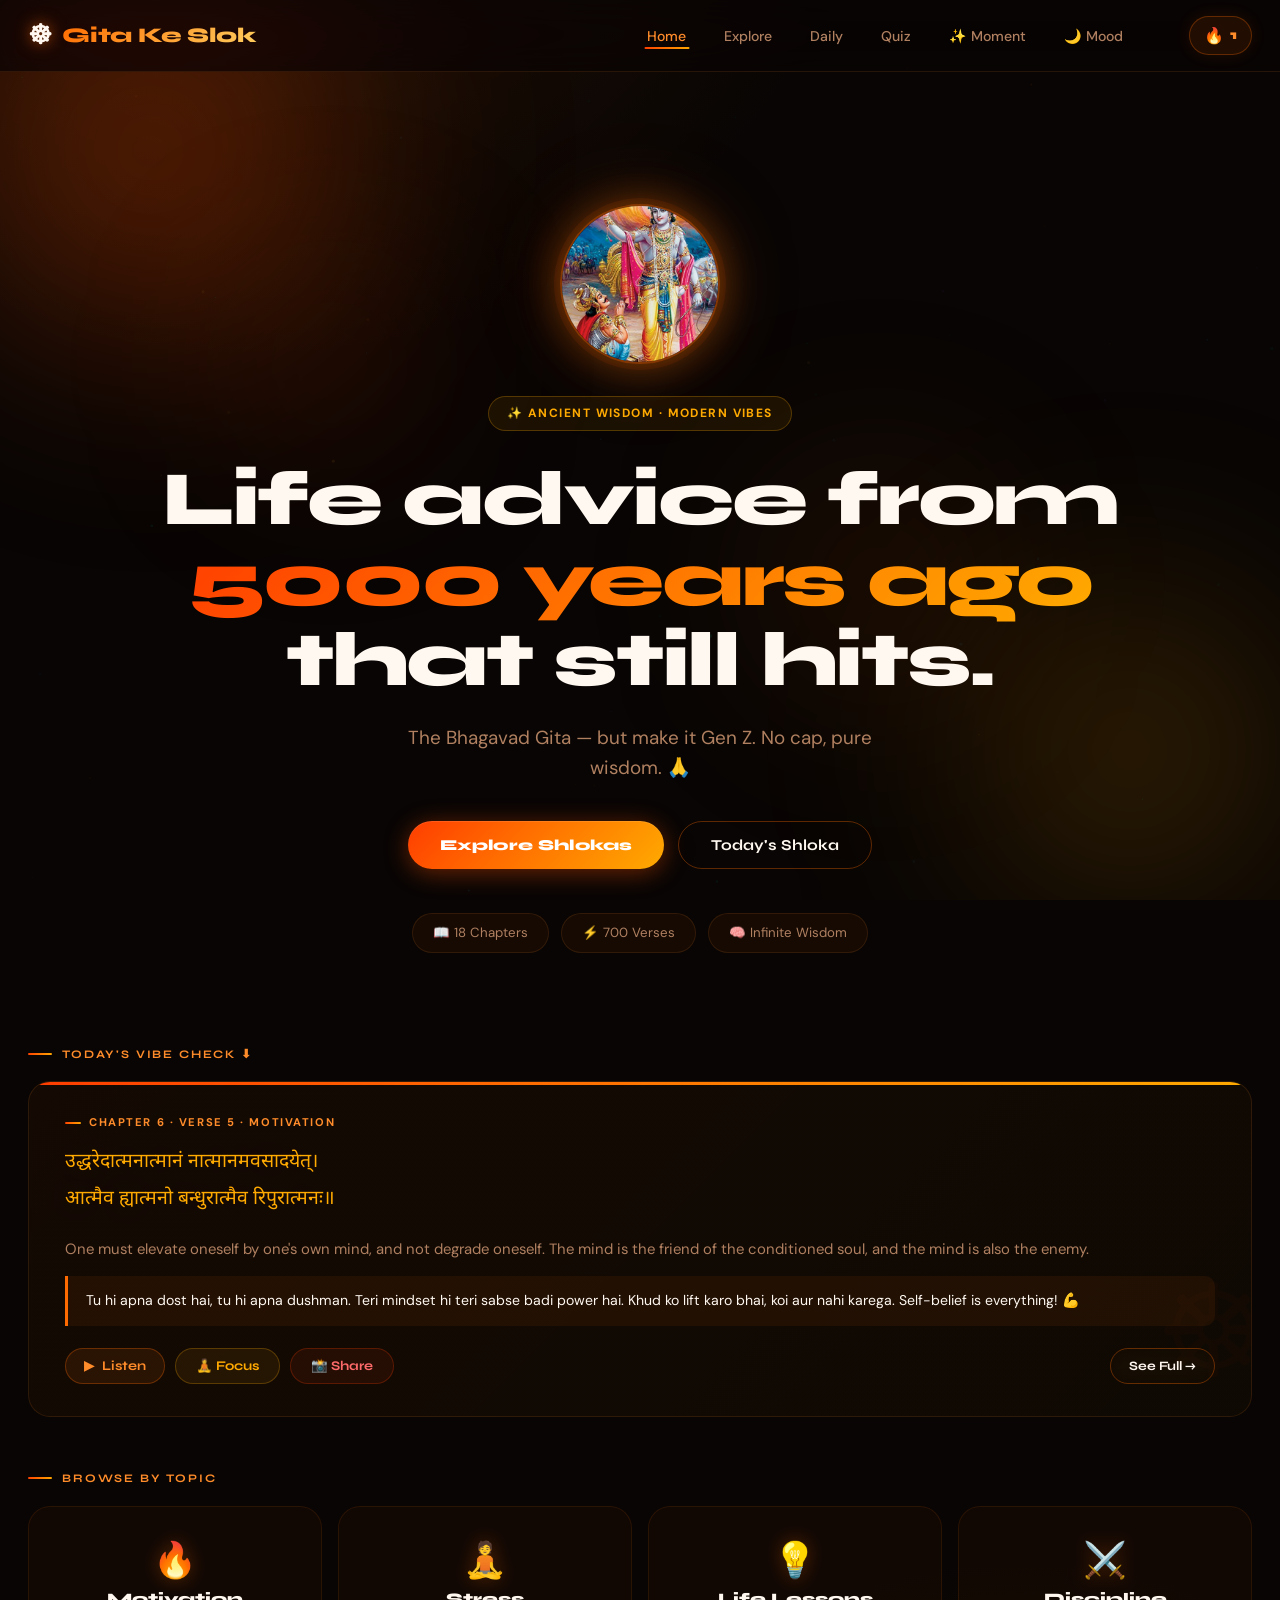
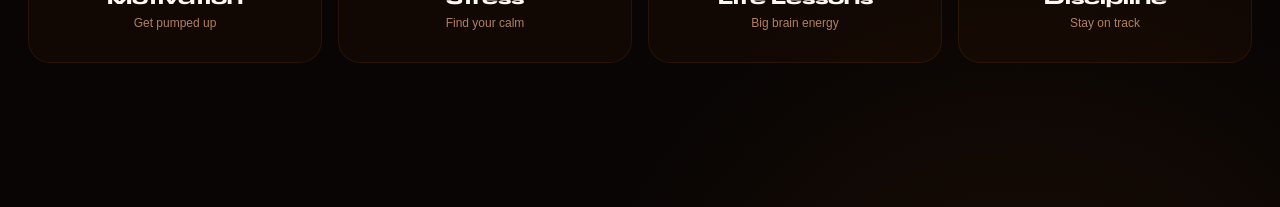
<file: index.html>
<!DOCTYPE html>
<html lang="en">
<head>
  <meta charset="UTF-8" />
  <meta name="viewport" content="width=device-width, initial-scale=1.0" />
  <title>Gita Ke Slok — Ancient Wisdom, Gen Z Energy</title>
  <link rel="preconnect" href="https://fonts.googleapis.com" />
  <link rel="preconnect" href="https://fonts.gstatic.com" crossorigin />
  <link href="https://fonts.googleapis.com/css2?family=Syne:wght@400;500;600;700;800&family=DM+Sans:ital,wght@0,300;0,400;0,500;1,300&family=Noto+Sans+Devanagari:wght@400;600&display=swap" rel="stylesheet" />
  <link rel="stylesheet" href="style.css" />
</head>
<body>

  <!-- ANIMATED BACKGROUND  -->
  <div class="bg-orbs" aria-hidden="true">
    <div class="orb orb-1"></div>
    <div class="orb orb-2"></div>
    <div class="orb orb-3"></div>
    <div class="orb orb-4"></div>
  </div>
  <canvas id="particles-canvas" aria-hidden="true"></canvas>

  <!--NAVBAR -->
  <nav class="navbar" id="navbar">
    <div class="nav-inner">
      <a href="#" class="nav-logo" onclick="showSection('home')">
        <span class="logo-icon">☸</span>
        <span class="logo-text">Gita Ke Slok</span>
      </a>

      <ul class="nav-links" id="nav-links">
        <li><a href="#" class="nav-link active" data-section="home" onclick="showSection('home')">Home</a></li>
        <li><a href="#" class="nav-link" data-section="explore" onclick="showSection('explore')">Explore</a></li>
        <li><a href="#" class="nav-link" data-section="daily" onclick="showSection('daily')">Daily</a></li>
        <li><a href="#" class="nav-link" data-section="quiz" onclick="showSection('quiz')">Quiz</a></li>
        <li><a href="#" class="nav-link" data-section="moment" onclick="showSection('moment')">✨ Moment</a></li>
        <li><a href="#" class="nav-link" data-section="mood" onclick="showSection('mood')">🌙 Mood</a></li>
      </ul>

      <div class="nav-actions">
        <!-- Streak Counter -->
        <div class="streak-badge" title="Your daily streak">
          <span class="streak-fire">🔥</span>
          <span class="streak-count" id="streak-count">0</span>
        </div>
        <button class="hamburger" id="hamburger" aria-label="Open menu">
          <span></span><span></span><span></span>
        </button>
      </div>
    </div>
  </nav>

  <!-- = MAIN WRAPPER = -->
  <main class="main-wrap">

    <!-- =SECTION: HOME = -->
    <section class="section active" id="section-home">

      <!-- Hero -->
        <div class="hero">
          <div class="hero-image fade-up">
          <img src="krishna.jpg" alt="Bhagwan Shree Krishna" />
        </div>
        <div class="hero-badge fade-up">✨ Ancient Wisdom · Modern Vibes</div>
        <h1 class="hero-title fade-up">
          Life advice from<br />
          <span class="gradient-text">5000 years ago</span><br />
          that still hits.
        </h1>
        <p class="hero-sub fade-up">The Bhagavad Gita — but make it Gen Z. No cap, pure wisdom. 🙏</p>
        <div class="hero-cta fade-up">
          <button class="btn-primary" onclick="showSection('explore')">Explore Shlokas</button>
          <button class="btn-ghost" onclick="showSection('daily')">Today's Shloka</button>
        </div>

        <!-- Stat Chips -->
        <div class="stat-row fade-up">
          <div class="stat-chip">📖 18 Chapters</div>
          <div class="stat-chip">⚡ 700 Verses</div>
          <div class="stat-chip">🧠 Infinite Wisdom</div>
        </div>
      </div>

      <!-- Daily Shloka Preview Card -->
      <div class="section-label fade-up">Today's Vibe Check ⬇</div>
      <div id="home-daily-card" class="daily-card glass-card fade-up"></div>

      <!-- Category Grid -->
      <div class="section-label fade-up">Browse by Topic</div>
      <div class="category-grid fade-up">
        <button class="cat-card cat-motivation" onclick="filterCategory('Motivation')">
          <span class="cat-icon">🔥</span>
          <span class="cat-name">Motivation</span>
          <span class="cat-desc">Get pumped up</span>
        </button>
        <button class="cat-card cat-stress" onclick="filterCategory('Stress')">
          <span class="cat-icon">🧘</span>
          <span class="cat-name">Stress</span>
          <span class="cat-desc">Find your calm</span>
        </button>
        <button class="cat-card cat-life" onclick="filterCategory('Life Lessons')">
          <span class="cat-icon">💡</span>
          <span class="cat-name">Life Lessons</span>
          <span class="cat-desc">Big brain energy</span>
        </button>
        <button class="cat-card cat-discipline" onclick="filterCategory('Discipline')">
          <span class="cat-icon">⚔️</span>
          <span class="cat-name">Discipline</span>
          <span class="cat-desc">Stay on track</span>
        </button>
      </div>

    </section>

    <!-- ==SECTION: EXPLORE == -->
    <section class="section" id="section-explore">

      <div class="section-header fade-up">
        <h2 class="section-title">Shloka Library <span class="emoji-badge">📚</span></h2>
        <p class="section-sub">All the wisdom, zero boring vibes.</p>
      </div>

      <!-- Search Bar -->
      <div class="search-wrap fade-up">
        <div class="search-box glass-card">
          <span class="search-icon">🔍</span>
          <input
            type="text"
            id="search-input"
            placeholder="Search by keyword — 'anger', 'focus', 'karma'..."
            autocomplete="off"
          />
          <button class="search-clear" id="search-clear" onclick="clearSearch()" aria-label="Clear search">✕</button>
        </div>
      </div>

      <!-- Category Filter Pills -->
      <div class="filter-pills fade-up" id="filter-pills">
        <button class="pill active" data-cat="All" onclick="filterCategory('All')">All</button>
        <button class="pill" data-cat="Motivation" onclick="filterCategory('Motivation')">🔥 Motivation</button>
        <button class="pill" data-cat="Stress" onclick="filterCategory('Stress')">🧘 Stress</button>
        <button class="pill" data-cat="Life Lessons" onclick="filterCategory('Life Lessons')">💡 Life Lessons</button>
        <button class="pill" data-cat="Discipline" onclick="filterCategory('Discipline')">⚔️ Discipline</button>
      </div>

      <!-- Results Count -->
      <div class="results-count fade-up" id="results-count"></div>

      <!-- Shloka Grid -->
      <div class="shloka-grid" id="shloka-grid"></div>

    </section>

    <!-- == SECTION: DAILY == -->
    <section class="section" id="section-daily">

      <div class="section-header fade-up">
        <h2 class="section-title">Daily Shloka <span class="emoji-badge">⭐</span></h2>
        <p class="section-sub">One verse a day keeps the existential crisis away.</p>
      </div>

      <div id="daily-full-card" class="daily-full-wrap fade-up"></div>

    </section>

    <!-- == SECTION: QUIZ ==-->
    <section class="section" id="section-quiz">

      <div class="section-header fade-up">
        <h2 class="section-title">Quiz Mode <span class="emoji-badge">🎯</span></h2>
        <p class="section-sub">Test your wisdom. No cheating bhai.</p>
      </div>

      <div class="quiz-wrap fade-up" id="quiz-wrap"></div>

    </section>

  </main>
     <!-- == SECTION: MOMENT ==-->
   <section class="section" id="section-moment">
     <div class="section-header fade-up">
       <h2 class="section-title">Shloka of the Moment <span class="emoji-badge">🎴</span></h2>
       <p class="section-sub">Ek click — ek naya gyaan. Shake your soul! ✨</p>
     </div>

     <div class="moment-wrap fade-up">
       <div class="moment-orb-wrap">
         <button class="moment-orb" id="moment-orb" onclick="drawMomentShloka()">
           <div class="orb-inner">
             <span class="orb-symbol">☸</span>
             <span class="orb-text">Tap for<br/>Wisdom</span>
           </div>
           <div class="orb-ring orb-ring-1"></div>
           <div class="orb-ring orb-ring-2"></div>
           <div class="orb-ring orb-ring-3"></div>
         </button>
          <p class="moment-hint">📱 Shake your phone or click the orb</p>
       </div>
       <div class="moment-card glass-card" id="moment-card" style="display:none"></div>
     </div>
   </section>
    <!-- ======== SECTION: MOOD ======== -->
   <section class="section" id="section-mood">
     <div class="section-header fade-up">
       <h2 class="section-title">Mood Check <span class="emoji-badge">🌙</span></h2>
       <p class="section-sub">Aaj kaisa feel ho raha hai? Krishna ke paas answer hai. 🙏</p>
     </div>

     <div class="mood-wrap fade-up">
       <div class="mood-grid" id="mood-grid">
         <button class="mood-btn" data-mood="anxious" onclick="selectMood(this)">
           <span class="mood-emoji">😰</span>
           <span class="mood-label">Anxious / Stressed</span>
           <span class="mood-sub">Bohot tension hai</span>
         </button>
         <button class="mood-btn" data-mood="lost" onclick="selectMood(this)">
           <span class="mood-emoji">🌫️</span>
            <span class="mood-label">Lost / Confused</span>
           <span class="mood-sub">Kuch samajh nahi aa raha</span>
         </button>
         <button class="mood-btn" data-mood="unmotivated" onclick="selectMood(this)">
           <span class="mood-emoji">😔</span>
           <span class="mood-label">Unmotivated</span>
           <span class="mood-sub">Karne ka mann nahi</span>
         </button>
         <button class="mood-btn" data-mood="angry" onclick="selectMood(this)">
           <span class="mood-emoji">😤</span>
           <span class="mood-label">Angry</span>
           <span class="mood-sub">Gussa aa raha hai</span>
         </button>
         <button class="mood-btn" data-mood="sad" onclick="selectMood(this)">
           <span class="mood-emoji">💔</span>
           <span class="mood-label">Sad / Heartbroken</span>
           <span class="mood-sub">Dil bhaari hai</span>
         </button>
         <button class="mood-btn" data-mood="pumped" onclick="selectMood(this)">
           <span class="mood-emoji">🔥</span>
           <span class="mood-label">Pumped Up!</span>
           <span class="mood-sub">Aaj kuch karna hai</span>
         </button>
       </div>

    <div class="mood-result" id="mood-result" style="display:none">
      <div class="mood-result-label" id="mood-result-label"></div>
      <div class="mood-result-cards" id="mood-result-cards"></div>
      <button class="btn-ghost" style="margin-top:28px" onclick="resetMood()">← Choose Different Mood</button>
    </div>
  </div>
</section>

  <!-- ============ SHLOKA DETAIL MODAL ============ -->
  <div class="modal-overlay" id="modal-overlay" onclick="closeModal()">
    <div class="modal glass-card" id="modal" onclick="event.stopPropagation()">
      <button class="modal-close" onclick="closeModal()" aria-label="Close">✕</button>
      <div class="modal-body" id="modal-body"></div>
    </div>
  </div>

  <!-- ============ SHARE CARD MODAL ============ -->
  <div class="modal-overlay" id="share-overlay" onclick="closeShare()">
    <div class="modal share-modal glass-card" id="share-modal" onclick="event.stopPropagation()">
      <button class="modal-close" onclick="closeShare()" aria-label="Close">✕</button>
      <div class="share-preview" id="share-preview"></div>
      <div class="share-actions">
        <button class="btn-primary" onclick="copyShareText()">📋 Copy Text</button>
        <span class="share-note">Screenshot & share on your stories! 📸</span>
      </div>
    </div>
  </div>

  <!-- ============ TOAST ============ -->
  <div class="toast" id="toast"></div>

  <!-- ============ FOCUS MODE ============ -->
  <div class="focus-overlay" id="focus-overlay">
    <button class="focus-close" onclick="closeFocusMode()" aria-label="Exit focus mode">✕ Exit Focus</button>
    <div class="focus-content" id="focus-content"></div>
  </div>

  <script src="app.js"></script>
</body>
</html>
</file>
<file: style.css>
/* ===========================
   GITAVIBES — style.css ENHANCED
   Orange Fire × Deep Dark × Premium
=========================== */

*, *::before, *::after { box-sizing: border-box; margin: 0; padding: 0; }

:root {
  --bg:        #080504;
  --bg2:       #0f0a06;
  --bg3:       #150d07;
  --glass:     rgba(255, 140, 40, 0.04);
  --glass-b:   rgba(255, 140, 40, 0.08);
  --glass-w:   rgba(255,255,255,0.03);
  --border:    rgba(255, 140, 40, 0.12);
  --border-hi: rgba(255, 140, 40, 0.35);
  --border-w:  rgba(255,255,255,0.07);
  --orange:    #ff6b00;
  --orange-hi: #ff8c2a;
  --orange-lo: #cc5500;
  --amber:     #ffaa00;
  --gold:      #ffd060;
  --cream:     #fff3e0;
  --teal:      #00c9a7;
  --red-warm:  #ff3d00;
  --grad-fire:   linear-gradient(135deg, #ff3d00 0%, #ff6b00 40%, #ffaa00 100%);
  --grad-amber:  linear-gradient(135deg, #ff6b00, #ffd060);
  --grad-ember:  linear-gradient(135deg, #cc3300, #ff6b00);
  --text:      #fff8f0;
  --text-muted:#b08060;
  --text-dim:  #5a3a20;
  --font-display: 'Syne', sans-serif;
  --font-body:    'DM Sans', sans-serif;
  --font-devan:   'Noto Sans Devanagari', sans-serif;
  --radius:    14px;
  --radius-lg: 22px;
  --radius-xl: 30px;
  --nav-h:     72px;
  --trans:     cubic-bezier(.4,0,.2,1);
}

html { scroll-behavior: smooth; }

body {
  font-family: var(--font-body);
  background: var(--bg);
  color: var(--text);
  min-height: 100vh;
  overflow-x: hidden;
  line-height: 1.6;
  background-image:
    radial-gradient(ellipse 80% 50% at 20% -10%, rgba(255,107,0,0.12) 0%, transparent 60%),
    radial-gradient(ellipse 60% 40% at 80% 110%, rgba(204,85,0,0.1) 0%, transparent 60%);
}

::-webkit-scrollbar { width: 5px; }
::-webkit-scrollbar-track { background: var(--bg2); }
::-webkit-scrollbar-thumb { background: var(--grad-fire); border-radius: 3px; }
::selection { background: rgba(255,107,0,0.4); color: #fff; }

/* ANIMATED BACKGROUND ORBS */
.bg-orbs { position: fixed; inset: 0; pointer-events: none; z-index: 0; overflow: hidden; }
.orb { position: absolute; border-radius: 50%; filter: blur(90px); opacity: 0; animation: orbFloat 20s ease-in-out infinite, orbFadeIn 2s ease forwards; }
.orb-1 { width: 600px; height: 600px; background: radial-gradient(circle, rgba(255,80,0,0.35), transparent 70%); top: -150px; left: -150px; animation-duration: 22s; }
.orb-2 { width: 500px; height: 500px; background: radial-gradient(circle, rgba(255,160,0,0.2), transparent 70%); bottom: -100px; right: -100px; animation-duration: 26s; animation-delay: -10s; }
.orb-3 { width: 350px; height: 350px; background: radial-gradient(circle, rgba(255,107,0,0.15), transparent 70%); top: 45%; left: 55%; animation-duration: 18s; animation-delay: -5s; }
.orb-4 { width: 280px; height: 280px; background: radial-gradient(circle, rgba(204,50,0,0.2), transparent 70%); top: 25%; left: 15%; animation-duration: 24s; animation-delay: -14s; }
@keyframes orbFadeIn { to { opacity: 1; } }
@keyframes orbFloat { 0%, 100% { transform: translate(0,0) scale(1); } 33% { transform: translate(40px,-50px) scale(1.08); } 66% { transform: translate(-25px,35px) scale(0.93); } }

#particles-canvas { position: fixed; inset: 0; pointer-events: none; z-index: 0; opacity: 0.55; }

/* NAVBAR */
.navbar { position: fixed; top: 0; left: 0; right: 0; z-index: 100; height: var(--nav-h); background: rgba(8,5,4,0.75); backdrop-filter: blur(24px) saturate(200%); border-bottom: 1px solid var(--border); transition: background .3s var(--trans), border-color .3s; }
.navbar.scrolled { background: rgba(8,5,4,0.95); border-bottom-color: rgba(255,107,0,0.2); box-shadow: 0 4px 32px rgba(255,80,0,0.08); }
.nav-inner { max-width: 1280px; margin: 0 auto; height: 100%; padding: 0 28px; display: flex; align-items: center; gap: 32px; }
.nav-logo { display: flex; align-items: center; gap: 10px; text-decoration: none; color: var(--text); font-family: var(--font-display); font-weight: 800; font-size: 1.3rem; flex-shrink: 0; }
.logo-icon { font-size: 1.7rem; animation: spin360 14s linear infinite; display: inline-block; filter: drop-shadow(0 0 8px rgba(255,107,0,0.6)); }
@keyframes spin360 { to { transform: rotate(360deg); } }
.logo-text { background: var(--grad-amber); -webkit-background-clip: text; -webkit-text-fill-color: transparent; background-clip: text; letter-spacing: -0.01em; }
.nav-links { list-style: none; display: flex; align-items: center; gap: 2px; margin-left: auto; }
.nav-link { color: var(--text-muted); text-decoration: none; font-size: .88rem; font-weight: 500; padding: 8px 18px; border-radius: 10px; transition: all .25s var(--trans); position: relative; }
.nav-link::after { content: ''; position: absolute; bottom: 4px; left: 50%; transform: translateX(-50%); width: 0; height: 2px; background: var(--grad-fire); border-radius: 2px; transition: width .3s var(--trans); }
.nav-link:hover { color: var(--text); }
.nav-link:hover::after { width: 60%; }
.nav-link.active { color: var(--orange-hi); }
.nav-link.active::after { width: 60%; }
.nav-actions { display: flex; align-items: center; gap: 12px; margin-left: 16px; }
.streak-badge { display: flex; align-items: center; gap: 6px; background: rgba(255,107,0,0.1); border: 1px solid rgba(255,107,0,0.3); border-radius: 50px; padding: 6px 14px; font-size: .84rem; cursor: default; box-shadow: 0 0 16px rgba(255,107,0,0.1); }
.streak-fire { font-size: 1rem; }
.streak-count { font-family: var(--font-display); font-weight: 800; color: var(--orange-hi); }
.hamburger { display: none; flex-direction: column; gap: 5px; cursor: pointer; background: none; border: none; padding: 8px; }
.hamburger span { display: block; width: 22px; height: 2px; background: var(--orange-hi); border-radius: 2px; transition: .3s var(--trans); }

/* MAIN LAYOUT */
.main-wrap { position: relative; z-index: 1; padding-top: var(--nav-h); max-width: 1280px; margin: 0 auto; padding-left: 28px; padding-right: 28px; }
.section { display: none; padding: 60px 0 80px; animation: fadeInUp .5s var(--trans) both; }
.section.active { display: block; }
@keyframes fadeInUp { from { opacity: 0; transform: translateY(28px); } to { opacity: 1; transform: translateY(0); } }

/* FADE UP */
.fade-up { opacity: 0; transform: translateY(36px); transition: opacity .75s var(--trans), transform .75s var(--trans); }
.fade-up.visible { opacity: 1; transform: translateY(0); }

/* SECTION LABELS */
.section-label { font-family: var(--font-display); font-weight: 700; font-size: .72rem; letter-spacing: .16em; text-transform: uppercase; color: var(--orange-hi); margin: 52px 0 18px; display: flex; align-items: center; gap: 10px; }
.section-label::before { content: ''; display: block; width: 24px; height: 2px; background: var(--grad-fire); border-radius: 2px; }
.section-header { margin-bottom: 44px; }
.section-title { font-family: var(--font-display); font-weight: 800; font-size: clamp(1.8rem, 4vw, 2.9rem); line-height: 1.08; margin-bottom: 10px; letter-spacing: -0.02em; }
.section-sub { color: var(--text-muted); font-size: 1rem; }
.emoji-badge { font-style: normal; }

/* HERO */
.hero { text-align: center; padding: 72px 0 40px; }
.hero-image { display: flex; justify-content: center; margin-bottom: 32px; }
.hero-image img { width: 160px; height: 160px; object-fit: cover; border-radius: 50%; border: 2px solid rgba(255,107,0,0.5); box-shadow: 0 0 0 6px rgba(255,107,0,0.08), 0 0 40px rgba(255,107,0,0.4), 0 0 80px rgba(255,160,0,0.15), 0 0 120px rgba(255,80,0,0.08); animation: krishnaGlow 3s ease-in-out infinite; }
@keyframes krishnaGlow { 0%, 100% { box-shadow: 0 0 0 6px rgba(255,107,0,0.08), 0 0 40px rgba(255,107,0,0.35), 0 0 80px rgba(255,160,0,0.1); } 50% { box-shadow: 0 0 0 10px rgba(255,107,0,0.12), 0 0 60px rgba(255,107,0,0.6), 0 0 120px rgba(255,160,0,0.25); } }
.hero-badge { display: inline-flex; align-items: center; gap: 8px; font-size: .75rem; font-weight: 700; letter-spacing: .12em; text-transform: uppercase; color: var(--amber); background: rgba(255,170,0,0.08); border: 1px solid rgba(255,170,0,0.25); border-radius: 50px; padding: 7px 18px; margin-bottom: 28px; }
.hero-title { font-family: var(--font-display); font-weight: 800; font-size: clamp(2.5rem, 6.5vw, 4.8rem); line-height: 1.05; letter-spacing: -.03em; margin-bottom: 22px; }
.gradient-text { background: var(--grad-fire); -webkit-background-clip: text; -webkit-text-fill-color: transparent; background-clip: text; }
.hero-sub { color: var(--text-muted); font-size: clamp(1rem, 2vw, 1.18rem); margin-bottom: 38px; max-width: 500px; margin-left: auto; margin-right: auto; }
.hero-cta { display: flex; gap: 14px; justify-content: center; flex-wrap: wrap; margin-bottom: 44px; }
.stat-row { display: flex; gap: 12px; justify-content: center; flex-wrap: wrap; }
.stat-chip { background: rgba(255,107,0,0.06); border: 1px solid var(--border); border-radius: 50px; padding: 8px 20px; font-size: .83rem; color: var(--text-muted); backdrop-filter: blur(10px); transition: all .2s; }
.stat-chip:hover { border-color: var(--border-hi); color: var(--amber); }

/* BUTTONS */
.btn-primary { background: var(--grad-fire); color: #fff; font-family: var(--font-display); font-weight: 800; font-size: .95rem; border: none; border-radius: 50px; padding: 14px 32px; cursor: pointer; transition: transform .2s var(--trans), box-shadow .2s var(--trans), filter .2s; box-shadow: 0 4px 24px rgba(255,80,0,0.4), 0 1px 0 rgba(255,255,255,0.1) inset; letter-spacing: 0.01em; }
.btn-primary:hover { transform: translateY(-3px) scale(1.03); box-shadow: 0 10px 40px rgba(255,80,0,0.55), 0 1px 0 rgba(255,255,255,0.15) inset; filter: brightness(1.08); }
.btn-primary:active { transform: translateY(0) scale(.98); }
.btn-ghost { background: transparent; color: var(--text); font-family: var(--font-display); font-weight: 700; font-size: .95rem; border: 1px solid rgba(255,107,0,0.35); border-radius: 50px; padding: 14px 32px; cursor: pointer; transition: all .25s var(--trans); backdrop-filter: blur(10px); }
.btn-ghost:hover { background: rgba(255,107,0,0.1); border-color: var(--orange-hi); color: var(--orange-hi); box-shadow: 0 0 20px rgba(255,107,0,0.15); }
.btn-sm { font-size: .8rem; padding: 8px 18px; border-radius: 50px; font-family: var(--font-display); font-weight: 700; cursor: pointer; transition: all .2s; }

/* GLASS CARD */
.glass-card { background: var(--glass); border: 1px solid var(--border); border-radius: var(--radius-lg); backdrop-filter: blur(20px) saturate(160%); transition: border-color .3s var(--trans), transform .3s var(--trans), box-shadow .3s var(--trans); }
.glass-card:hover { border-color: rgba(255,107,0,0.28); box-shadow: 0 8px 40px rgba(255,80,0,0.08); }

/* DAILY CARD */
.daily-card { padding: 32px 36px; margin-bottom: 52px; position: relative; overflow: hidden; background: linear-gradient(135deg, rgba(255,107,0,0.05) 0%, rgba(255,170,0,0.03) 100%); }
.daily-card::before { content: ''; position: absolute; top: 0; left: 0; right: 0; height: 3px; background: var(--grad-fire); }
.daily-card::after { content: '☸'; position: absolute; bottom: -20px; right: -20px; font-size: 8rem; opacity: 0.025; pointer-events: none; color: var(--orange); }
.daily-card .dc-chapter { font-size: .7rem; font-weight: 700; letter-spacing: .14em; text-transform: uppercase; color: var(--orange-hi); margin-bottom: 12px; display: flex; align-items: center; gap: 8px; }
.daily-card .dc-chapter::before { content: ''; display: inline-block; width: 16px; height: 2px; background: var(--grad-fire); border-radius: 2px; }
.daily-card .dc-sanskrit { font-family: var(--font-devan); font-size: clamp(1rem, 2.5vw, 1.22rem); line-height: 1.9; color: var(--amber); margin-bottom: 18px; text-shadow: 0 0 40px rgba(255,170,0,0.2); }
.daily-card .dc-english { font-size: .93rem; line-height: 1.75; color: var(--text-muted); margin-bottom: 14px; }
.daily-card .dc-hinglish { font-size: .88rem; background: rgba(255,107,0,0.07); border-left: 3px solid var(--orange); border-radius: 0 10px 10px 0; padding: 13px 18px; color: var(--text); margin-bottom: 22px; line-height: 1.7; }
.daily-card .dc-actions { display: flex; gap: 10px; flex-wrap: wrap; }

.audio-btn { display: flex; align-items: center; gap: 8px; background: rgba(255,107,0,0.1); border: 1px solid rgba(255,107,0,0.3); border-radius: 50px; padding: 8px 18px; color: var(--orange-hi); font-size: .83rem; font-weight: 700; cursor: pointer; transition: all .2s; font-family: var(--font-display); }
.audio-btn:hover { background: rgba(255,107,0,0.2); transform: scale(1.04); box-shadow: 0 0 16px rgba(255,107,0,0.2); }
.audio-btn.playing { background: rgba(255,107,0,0.25); }

/* CATEGORY GRID */
.category-grid { display: grid; grid-template-columns: repeat(auto-fit, minmax(200px, 1fr)); gap: 16px; margin-bottom: 64px; }
.cat-card { background: rgba(255,107,0,0.04); border: 1px solid rgba(255,107,0,0.1); border-radius: var(--radius-lg); backdrop-filter: blur(14px); padding: 32px 20px; text-align: center; cursor: pointer; transition: all .3s var(--trans); display: flex; flex-direction: column; align-items: center; gap: 8px; position: relative; overflow: hidden; }
.cat-card::before { content: ''; position: absolute; bottom: 0; left: 0; right: 0; height: 2px; background: var(--grad-fire); transform: scaleX(0); transition: transform .3s var(--trans); }
.cat-card:hover::before { transform: scaleX(1); }
.cat-card:hover { transform: translateY(-6px); border-color: rgba(255,107,0,0.35); box-shadow: 0 12px 40px rgba(255,80,0,0.15); background: rgba(255,107,0,0.08); }
.cat-icon { font-size: 2.2rem; filter: drop-shadow(0 0 10px rgba(255,107,0,0.3)); }
.cat-name { font-family: var(--font-display); font-weight: 800; font-size: 1rem; color: var(--text); }
.cat-desc { font-size: .75rem; color: var(--text-muted); }

/* SEARCH */
.search-wrap { margin-bottom: 24px; }
.search-box { display: flex; align-items: center; gap: 14px; padding: 14px 22px; border-radius: 50px; background: rgba(255,107,0,0.05); border: 1px solid rgba(255,107,0,0.15) !important; }
.search-box:focus-within { border-color: rgba(255,107,0,0.4) !important; box-shadow: 0 0 0 3px rgba(255,107,0,0.08), 0 4px 20px rgba(255,80,0,0.1); }
.search-icon { font-size: 1rem; flex-shrink: 0; }
#search-input { flex: 1; background: none; border: none; outline: none; color: var(--text); font-family: var(--font-body); font-size: .93rem; }
#search-input::placeholder { color: var(--text-dim); }
.search-clear { background: none; border: none; color: var(--text-dim); cursor: pointer; font-size: 1rem; padding: 4px; line-height: 1; opacity: 0; transition: opacity .2s; }
.search-clear.visible { opacity: 1; }
.search-clear:hover { color: var(--orange-hi); }

/* FILTER PILLS */
.filter-pills { display: flex; gap: 8px; flex-wrap: wrap; margin-bottom: 24px; }
.pill { background: rgba(255,107,0,0.05); border: 1px solid rgba(255,107,0,0.15); border-radius: 50px; padding: 8px 20px; font-size: .82rem; font-weight: 700; color: var(--text-muted); cursor: pointer; transition: all .2s var(--trans); font-family: var(--font-display); }
.pill:hover { border-color: rgba(255,107,0,0.4); color: var(--orange-hi); }
.pill.active { background: rgba(255,107,0,0.15); border-color: var(--orange); color: var(--orange-hi); box-shadow: 0 0 16px rgba(255,107,0,0.15); }
.results-count { font-size: .8rem; color: var(--text-dim); margin-bottom: 20px; }

/* SHLOKA GRID */
.shloka-grid { display: grid; grid-template-columns: repeat(auto-fill, minmax(320px, 1fr)); gap: 20px; }
.shloka-card { background: rgba(255,107,0,0.04); border: 1px solid rgba(255,107,0,0.1); border-radius: var(--radius-lg); backdrop-filter: blur(16px); padding: 26px; cursor: pointer; transition: all .3s var(--trans); position: relative; overflow: hidden; display: flex; flex-direction: column; gap: 13px; }
.shloka-card::before { content: ''; position: absolute; top: 0; left: 0; right: 0; height: 2px; background: var(--grad-fire); opacity: 0; transition: opacity .3s; }
.shloka-card:hover::before { opacity: 1; }
.shloka-card:hover { transform: translateY(-5px); border-color: rgba(255,107,0,0.3); box-shadow: 0 16px 48px rgba(255,80,0,0.12); background: rgba(255,107,0,0.07); }
.sc-header { display: flex; align-items: center; justify-content: space-between; }
.sc-chapter { font-size: .7rem; font-weight: 800; letter-spacing: .12em; text-transform: uppercase; color: var(--orange-hi); }
.sc-cat-badge { font-size: .68rem; font-weight: 700; border-radius: 50px; padding: 3px 10px; border: 1px solid; }
.cat-badge-Motivation { color: var(--orange-hi); border-color: rgba(255,107,0,0.35); background: rgba(255,107,0,0.1); }
.cat-badge-Stress { color: var(--teal); border-color: rgba(0,201,167,0.3); background: rgba(0,201,167,0.07); }
.cat-badge-Life\ Lessons { color: var(--amber); border-color: rgba(255,170,0,0.3); background: rgba(255,170,0,0.08); }
.cat-badge-Discipline { color: var(--red-warm); border-color: rgba(255,61,0,0.3); background: rgba(255,61,0,0.08); }
.sc-sanskrit { font-family: var(--font-devan); font-size: .88rem; line-height: 1.75; color: var(--amber); display: -webkit-box; -webkit-line-clamp: 2; -webkit-box-orient: vertical; overflow: hidden; }
.sc-english { font-size: .82rem; line-height: 1.65; color: var(--text-muted); display: -webkit-box; -webkit-line-clamp: 3; -webkit-box-orient: vertical; overflow: hidden; }
.sc-footer { display: flex; justify-content: space-between; align-items: center; margin-top: 4px; }
.sc-read-btn { font-size: .75rem; font-weight: 800; color: var(--orange-hi); font-family: var(--font-display); background: rgba(255,107,0,0.1); border: 1px solid rgba(255,107,0,0.2); border-radius: 50px; padding: 5px 14px; transition: all .2s; }
.shloka-card:hover .sc-read-btn { background: rgba(255,107,0,0.22); }
.sc-tags { display: flex; gap: 5px; flex-wrap: wrap; }
.sc-tag { font-size: .66rem; color: var(--text-dim); background: rgba(255,107,0,0.06); border: 1px solid rgba(255,107,0,0.1); border-radius: 4px; padding: 2px 8px; }

/* DAILY FULL CARD */
.daily-full-wrap { max-width: 760px; margin: 0 auto; }
.daily-full-card { padding: 44px 48px; border-radius: var(--radius-xl); position: relative; overflow: hidden; margin-bottom: 24px; background: linear-gradient(135deg, rgba(255,107,0,0.06) 0%, rgba(255,170,0,0.03) 100%); border: 1px solid rgba(255,107,0,0.18) !important; }
.daily-full-card::before { content: ''; position: absolute; top: 0; left: 0; right: 0; height: 4px; background: var(--grad-fire); }
.daily-full-card::after { content: '☸'; position: absolute; bottom: -30px; right: -30px; font-size: 12rem; opacity: 0.02; pointer-events: none; color: var(--orange); }
.dfc-nav { display: flex; justify-content: space-between; align-items: center; margin-bottom: 30px; }
.dfc-nav-btn { background: rgba(255,107,0,0.08); border: 1px solid rgba(255,107,0,0.2); border-radius: 50px; color: var(--orange-hi); padding: 8px 20px; font-size: .82rem; font-weight: 700; cursor: pointer; transition: all .2s; font-family: var(--font-display); }
.dfc-nav-btn:hover { background: rgba(255,107,0,0.18); box-shadow: 0 0 16px rgba(255,107,0,0.15); }
.dfc-day { font-size: .75rem; color: var(--text-dim); }
.dfc-chapter-label { font-size: .7rem; font-weight: 800; letter-spacing: .14em; text-transform: uppercase; color: var(--orange-hi); margin-bottom: 18px; display: flex; align-items: center; gap: 10px; }
.dfc-chapter-label::before { content: ''; display: block; width: 20px; height: 2px; background: var(--grad-fire); border-radius: 2px; }
.dfc-sanskrit { font-family: var(--font-devan); font-size: clamp(1.1rem, 2.5vw, 1.35rem); line-height: 2; color: var(--amber); margin-bottom: 10px; text-shadow: 0 0 40px rgba(255,170,0,0.15); }
.dfc-transliteration { font-size: .8rem; color: var(--text-dim); font-style: italic; margin-bottom: 22px; line-height: 1.7; }
.dfc-divider { height: 1px; background: rgba(255,107,0,0.12); margin: 22px 0; }
.dfc-label { font-size: .68rem; font-weight: 800; letter-spacing: .12em; text-transform: uppercase; color: var(--text-dim); margin-bottom: 10px; }
.dfc-english { font-size: .94rem; line-height: 1.78; color: var(--text-muted); margin-bottom: 22px; }
.dfc-hinglish { background: rgba(255,107,0,0.07); border-left: 3px solid var(--orange); border-radius: 0 12px 12px 0; padding: 15px 20px; font-size: .9rem; line-height: 1.72; color: var(--text); margin-bottom: 30px; }
.dfc-actions { display: flex; gap: 10px; flex-wrap: wrap; }
.btn-focus { display: flex; align-items: center; gap: 7px; background: rgba(255,170,0,0.08); border: 1px solid rgba(255,170,0,0.25); border-radius: 50px; padding: 9px 20px; color: var(--amber); font-size: .83rem; font-weight: 700; cursor: pointer; transition: all .2s; font-family: var(--font-display); }
.btn-focus:hover { background: rgba(255,170,0,0.18); box-shadow: 0 0 16px rgba(255,170,0,0.15); }
.btn-share { display: flex; align-items: center; gap: 7px; background: rgba(255,61,0,0.08); border: 1px solid rgba(255,61,0,0.25); border-radius: 50px; padding: 9px 20px; color: #ff6b6b; font-size: .83rem; font-weight: 700; cursor: pointer; transition: all .2s; font-family: var(--font-display); }
.btn-share:hover { background: rgba(255,61,0,0.15); }

/* MODAL */
.modal-overlay { position: fixed; inset: 0; background: rgba(0,0,0,0.8); backdrop-filter: blur(10px); z-index: 200; display: none; place-items: center; padding: 20px; overflow-y: auto; }
.modal-overlay.open { display: grid; animation: fadeIn .25s var(--trans); }
@keyframes fadeIn { from { opacity: 0; } to { opacity: 1; } }
.modal { max-width: 700px; width: 100%; position: relative; padding: 44px; animation: slideUp .3s var(--trans); max-height: 90vh; overflow-y: auto; background: linear-gradient(135deg, rgba(15,8,4,0.97), rgba(20,10,5,0.97)) !important; border: 1px solid rgba(255,107,0,0.2) !important; }
@keyframes slideUp { from { opacity: 0; transform: translateY(24px); } to { opacity: 1; transform: translateY(0); } }
.modal-close { position: sticky; top: 0; float: right; background: rgba(255,107,0,0.1); border: 1px solid rgba(255,107,0,0.25); border-radius: 50%; width: 32px; height: 32px; font-size: .85rem; cursor: pointer; color: var(--orange-hi); transition: all .2s; line-height: 32px; text-align: center; display: block; margin-bottom: 8px; z-index: 1; }
.modal-close:hover { background: rgba(255,107,0,0.2); }

/* SHARE */
.share-modal { max-width: 480px; }
.share-preview { background: linear-gradient(145deg, #100804, #1a0c05); border: 1px solid rgba(255,107,0,0.3); border-radius: var(--radius-lg); padding: 30px 26px; margin-bottom: 20px; text-align: center; position: relative; overflow: hidden; }
.share-preview::before { content: ''; position: absolute; top: 0; left: 0; right: 0; height: 3px; background: var(--grad-fire); }
.share-preview .sp-brand { font-family: var(--font-display); font-weight: 800; font-size: .72rem; letter-spacing: .18em; color: var(--orange-hi); text-transform: uppercase; margin-bottom: 18px; }
.share-preview .sp-sanskrit { font-family: var(--font-devan); font-size: .95rem; line-height: 1.85; color: var(--amber); margin-bottom: 14px; }
.share-preview .sp-english { font-size: .78rem; line-height: 1.65; color: rgba(255,255,255,0.55); margin-bottom: 12px; }
.share-preview .sp-hinglish { font-size: .8rem; color: var(--orange-hi); border-top: 1px solid rgba(255,107,0,0.15); padding-top: 12px; }
.share-actions { display: flex; flex-direction: column; gap: 10px; align-items: center; }
.share-note { font-size: .76rem; color: var(--text-dim); }

/* QUIZ */
.quiz-wrap { max-width: 640px; margin: 0 auto; }
.quiz-card { background: rgba(255,107,0,0.04); border: 1px solid rgba(255,107,0,0.15); border-radius: var(--radius-xl); backdrop-filter: blur(16px); padding: 38px 42px; margin-bottom: 20px; }
.quiz-progress { margin-bottom: 26px; }
.qp-label { font-size: .72rem; color: var(--text-dim); margin-bottom: 8px; font-weight: 600; letter-spacing: .06em; }
.qp-bar { height: 3px; background: rgba(255,107,0,0.1); border-radius: 2px; overflow: hidden; }
.qp-fill { height: 100%; background: var(--grad-fire); border-radius: 2px; transition: width .5s var(--trans); box-shadow: 0 0 8px rgba(255,107,0,0.4); }
.quiz-shloka { font-family: var(--font-devan); font-size: .98rem; line-height: 1.85; color: var(--amber); margin-bottom: 22px; padding: 18px 22px; background: rgba(255,170,0,0.05); border-radius: var(--radius); border: 1px solid rgba(255,170,0,0.12); }
.quiz-question { font-family: var(--font-display); font-weight: 800; font-size: 1.05rem; margin-bottom: 22px; color: var(--text); }
.quiz-options { display: flex; flex-direction: column; gap: 10px; }
.quiz-opt { background: rgba(255,107,0,0.04); border: 1px solid rgba(255,107,0,0.12); border-radius: var(--radius); padding: 14px 20px; font-size: .9rem; cursor: pointer; transition: all .2s var(--trans); text-align: left; color: var(--text); display: flex; align-items: center; gap: 14px; }
.quiz-opt:hover:not(:disabled) { border-color: var(--orange); background: rgba(255,107,0,0.1); transform: translateX(5px); box-shadow: 0 0 16px rgba(255,107,0,0.1); }
.quiz-opt.correct { border-color: var(--teal); background: rgba(0,201,167,0.1); color: var(--teal); }
.quiz-opt.wrong { border-color: #ef4444; background: rgba(239,68,68,0.08); color: #ef4444; }
.quiz-opt:disabled { cursor: default; }
.quiz-opt-letter { width: 30px; height: 30px; border-radius: 50%; background: rgba(255,107,0,0.1); border: 1px solid rgba(255,107,0,0.2); font-family: var(--font-display); font-weight: 800; font-size: .78rem; display: flex; align-items: center; justify-content: center; flex-shrink: 0; color: var(--orange-hi); }
.quiz-feedback { margin-top: 20px; padding: 15px 20px; border-radius: var(--radius); font-size: .88rem; font-weight: 600; }
.quiz-feedback.correct { background: rgba(0,201,167,0.09); border: 1px solid rgba(0,201,167,0.2); color: var(--teal); }
.quiz-feedback.wrong { background: rgba(239,68,68,0.07); border: 1px solid rgba(239,68,68,0.2); color: #f87171; }
.quiz-next-row { margin-top: 22px; display: flex; justify-content: flex-end; }
.quiz-score-card { text-align: center; padding: 52px 40px; }
.qs-emoji { font-size: 4rem; margin-bottom: 18px; }
.qs-title { font-family: var(--font-display); font-weight: 800; font-size: 2rem; margin-bottom: 10px; }
.qs-score { font-size: 1.05rem; color: var(--text-muted); margin-bottom: 30px; }
.qs-big-score { font-family: var(--font-display); font-weight: 800; font-size: 4.5rem; background: var(--grad-fire); -webkit-background-clip: text; -webkit-text-fill-color: transparent; background-clip: text; display: block; }

/* FOCUS MODE */
.focus-overlay { position: fixed; inset: 0; background: radial-gradient(ellipse at center, #100804 0%, #050200 100%); z-index: 300; display: none; flex-direction: column; align-items: center; justify-content: center; padding: 40px 24px; }
.focus-overlay.open { display: flex; animation: fadeIn .4s var(--trans); }
.focus-close { position: fixed; top: 24px; right: 24px; background: rgba(255,107,0,0.08); border: 1px solid rgba(255,107,0,0.2); border-radius: 50px; padding: 8px 20px; color: var(--orange-hi); cursor: pointer; font-family: var(--font-display); font-weight: 700; font-size: .82rem; transition: all .2s; }
.focus-close:hover { background: rgba(255,107,0,0.16); }
.focus-content { max-width: 640px; width: 100%; text-align: center; }
.fc-label { font-size: .68rem; font-weight: 800; letter-spacing: .18em; text-transform: uppercase; color: var(--orange-hi); margin-bottom: 32px; }
.fc-sanskrit { font-family: var(--font-devan); font-size: clamp(1.3rem, 3vw, 1.7rem); line-height: 2.1; color: var(--amber); margin-bottom: 28px; text-shadow: 0 0 60px rgba(255,170,0,0.25); }
.fc-english { font-size: 1rem; line-height: 1.85; color: rgba(255,255,255,0.6); }

/* TOAST */
.toast { position: fixed; bottom: 28px; left: 50%; transform: translateX(-50%) translateY(80px); background: rgba(15,8,4,0.97); border: 1px solid rgba(255,107,0,0.3); border-radius: 50px; padding: 12px 26px; font-size: .86rem; font-weight: 600; backdrop-filter: blur(20px); z-index: 400; transition: transform .3s var(--trans), opacity .3s; white-space: nowrap; pointer-events: none; opacity: 0; box-shadow: 0 8px 32px rgba(255,80,0,0.15); color: var(--text); }
.toast.show { transform: translateX(-50%) translateY(0); opacity: 1; }

/* NO RESULTS */
.no-results { grid-column: 1/-1; text-align: center; padding: 60px 20px; color: var(--text-dim); }
.no-results-emoji { font-size: 3rem; margin-bottom: 14px; }
.no-results-text { font-size: 1rem; }

/* RESPONSIVE */
@media (max-width: 768px) {
  .nav-links { display: none; position: fixed; top: var(--nav-h); left: 0; right: 0; background: rgba(8,5,4,0.98); backdrop-filter: blur(20px); flex-direction: column; padding: 20px; gap: 4px; border-bottom: 1px solid rgba(255,107,0,0.15); }
  .nav-links.open { display: flex; animation: fadeInUp .25s var(--trans); }
  .hamburger { display: flex; }
  .hero { padding: 36px 0 20px; }
  .hero-image img { width: 130px; height: 130px; }
  .hero-title { font-size: 2.2rem; }
  .hero-cta { gap: 10px; }
  .daily-card { padding: 20px; }
  .daily-full-card { padding: 24px 20px; }
  .quiz-card { padding: 24px 20px; }
  .shloka-grid { grid-template-columns: 1fr; }
  .category-grid { grid-template-columns: repeat(2, 1fr); }
  .modal { padding: 24px 18px; }
  .main-wrap { padding-left: 16px; padding-right: 16px; }
}
@media (max-width: 420px) {
  .category-grid { grid-template-columns: 1fr 1fr; }
  .stat-chip { font-size: .73rem; padding: 6px 12px; }
  .hero-image img { width: 110px; height: 110px; }
}
/* ===========================
   MOMENT ORB FEATURE
=========================== */
.moment-wrap {
  display: flex; flex-direction: column; align-items: center; gap: 48px; padding: 20px 0 60px;
}
.moment-orb-wrap { display: flex; flex-direction: column; align-items: center; gap: 20px; }

.moment-orb {
  position: relative; width: 220px; height: 220px; border-radius: 50%;
  background: radial-gradient(circle at 35% 35%, #ff8c2a, #ff3d00 60%, #7a1800);
  border: none; cursor: pointer;
  box-shadow:
    0 0 0 1px rgba(255,107,0,0.3),
    0 0 40px rgba(255,80,0,0.5),
    0 0 80px rgba(255,80,0,0.25),
    0 20px 60px rgba(0,0,0,0.5);
  transition: transform .3s var(--trans), box-shadow .3s var(--trans);
  animation: orbPulse 3s ease-in-out infinite;
}
.moment-orb:hover {
  transform: scale(1.06);
  box-shadow:
    0 0 0 2px rgba(255,107,0,0.5),
    0 0 60px rgba(255,80,0,0.7),
    0 0 120px rgba(255,80,0,0.35),
    0 24px 80px rgba(0,0,0,0.6);
}
.moment-orb:active { transform: scale(0.95); }

@keyframes orbPulse {
  0%, 100% { box-shadow: 0 0 0 1px rgba(255,107,0,0.3), 0 0 40px rgba(255,80,0,0.5), 0 0 80px rgba(255,80,0,0.25), 0 20px 60px rgba(0,0,0,0.5); }
  50%       { box-shadow: 0 0 0 3px rgba(255,107,0,0.5), 0 0 70px rgba(255,80,0,0.7), 0 0 130px rgba(255,80,0,0.35), 0 20px 60px rgba(0,0,0,0.5); }
}

.orb-inner {
  position: absolute; inset: 0; display: flex; flex-direction: column;
  align-items: center; justify-content: center; gap: 6px; z-index: 2;
}
.orb-symbol {
  font-size: 3rem; display: block;
  animation: spin360 10s linear infinite;
  filter: drop-shadow(0 0 12px rgba(255,220,100,0.8));
}
.orb-text {
  font-family: var(--font-display); font-weight: 700; font-size: .85rem;
  color: rgba(255,255,255,0.9); text-align: center; line-height: 1.4;
  letter-spacing: .04em;
}

.orb-ring {
  position: absolute; border-radius: 50%; border: 1px solid rgba(255,140,40,0.3);
  animation: ringExpand 3s ease-out infinite;
}
.orb-ring-1 { width: 240px; height: 240px; top: -10px; left: -10px; animation-delay: 0s; }
.orb-ring-2 { width: 270px; height: 270px; top: -25px; left: -25px; animation-delay: .8s; }
.orb-ring-3 { width: 300px; height: 300px; top: -40px; left: -40px; animation-delay: 1.6s; }

@keyframes ringExpand {
  0%   { opacity: .6; transform: scale(0.95); }
  100% { opacity: 0;  transform: scale(1.1); }
}

.moment-hint {
  font-size: .8rem; color: var(--text-dim); font-style: italic; letter-spacing: .03em;
}

.moment-card {
  max-width: 660px; width: 100%; padding: 36px 40px;
  background: linear-gradient(135deg, rgba(255,107,0,0.07), rgba(255,170,0,0.03));
  border: 1px solid rgba(255,107,0,0.25) !important;
  animation: momentReveal .6s var(--trans);
  position: relative; overflow: hidden;
}
.moment-card::before {
  content: ''; position: absolute; top: 0; left: 0; right: 0; height: 3px;
  background: var(--grad-fire);
}
@keyframes momentReveal {
  from { opacity: 0; transform: translateY(30px) scale(.97); }
  to   { opacity: 1; transform: translateY(0) scale(1); }
}

/* Shake animation on draw */
.moment-orb.shaking {
  animation: shakeOrb .5s var(--trans);
}
@keyframes shakeOrb {
  0%, 100% { transform: rotate(0deg) scale(1); }
  20%       { transform: rotate(-8deg) scale(1.05); }
  40%       { transform: rotate(8deg) scale(1.08); }
  60%       { transform: rotate(-5deg) scale(1.05); }
  80%       { transform: rotate(5deg) scale(1.02); }
}

/* ===========================
   MOOD FEATURE
=========================== */
.mood-wrap { max-width: 860px; margin: 0 auto; }

.mood-grid {
  display: grid; grid-template-columns: repeat(auto-fill, minmax(240px, 1fr));
  gap: 16px; margin-bottom: 16px;
}

.mood-btn {
  background: rgba(255,107,0,0.04); border: 1px solid rgba(255,107,0,0.12);
  border-radius: var(--radius-lg); padding: 28px 20px; text-align: center;
  cursor: pointer; transition: all .3s var(--trans);
  display: flex; flex-direction: column; align-items: center; gap: 8px;
  position: relative; overflow: hidden;
}
.mood-btn::after {
  content: ''; position: absolute; inset: 0;
  background: radial-gradient(circle at 50% 50%, rgba(255,107,0,0.1), transparent 70%);
  opacity: 0; transition: opacity .3s;
}
.mood-btn:hover { transform: translateY(-4px); border-color: rgba(255,107,0,0.4); }
.mood-btn:hover::after { opacity: 1; }
.mood-btn.selected {
  border-color: var(--orange); background: rgba(255,107,0,0.12);
  box-shadow: 0 0 30px rgba(255,107,0,0.2);
}

.mood-emoji { font-size: 2.4rem; display: block; }
.mood-label { font-family: var(--font-display); font-weight: 800; font-size: .95rem; color: var(--text); }
.mood-sub { font-size: .75rem; color: var(--text-muted); }

.mood-result { animation: fadeInUp .5s var(--trans); text-align: center; }
.mood-result-label {
  font-family: var(--font-display); font-weight: 800; font-size: 1.1rem;
  color: var(--orange-hi); margin-bottom: 28px; letter-spacing: .02em;
}
.mood-result-cards {
  display: grid; grid-template-columns: repeat(auto-fill, minmax(300px, 1fr));
  gap: 16px; text-align: left;
}

@media (max-width: 600px) {
  .moment-orb { width: 180px; height: 180px; }
  .orb-ring-1 { width: 200px; height: 200px; top: -10px; left: -10px; }
  .orb-ring-2 { width: 225px; height: 225px; top: -22px; left: -22px; }
  .orb-ring-3 { width: 250px; height: 250px; top: -35px; left: -35px; }
  .orb-symbol { font-size: 2.4rem; }
  .mood-grid { grid-template-columns: repeat(2, 1fr); }
}
</file>
